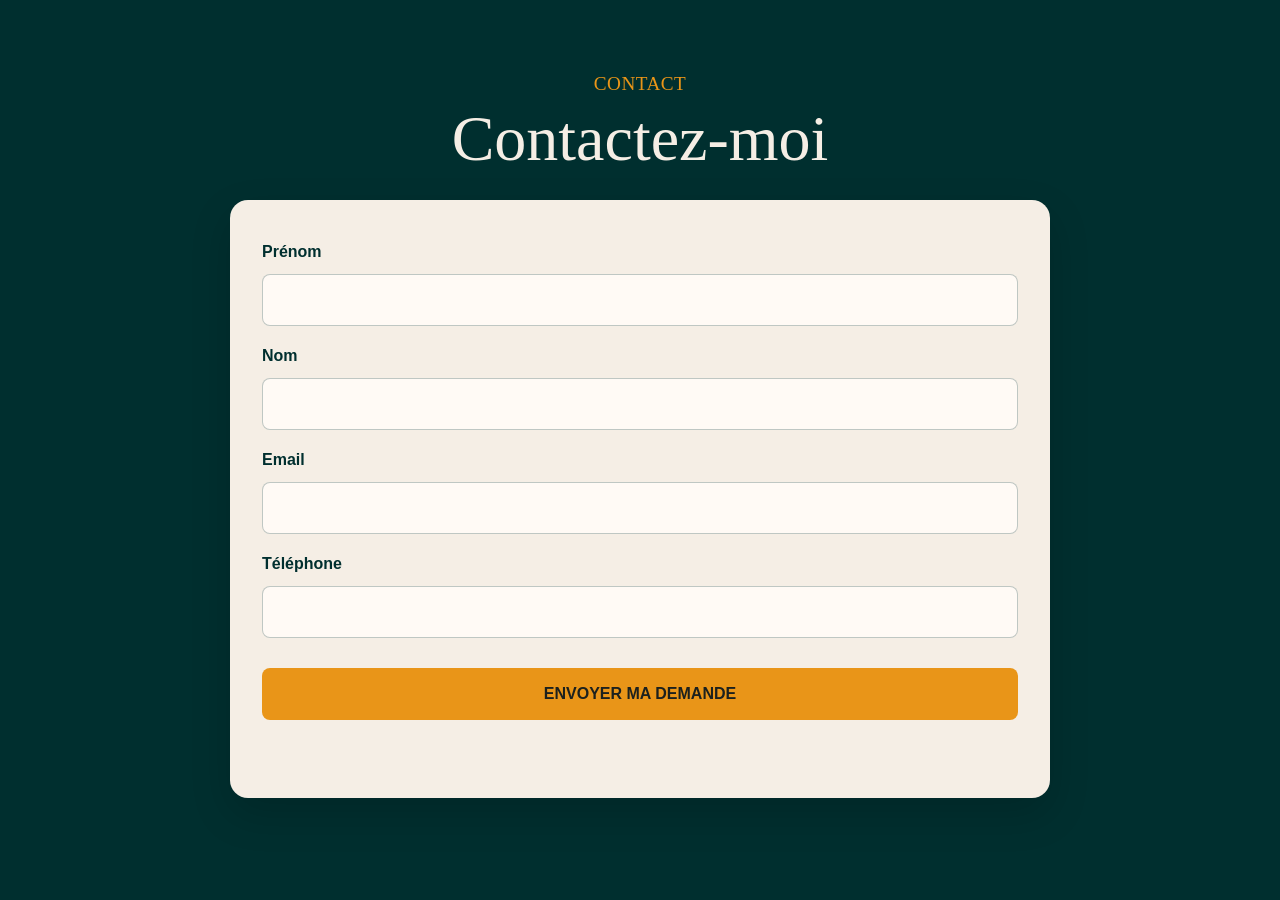
<file: contact.html>
<!DOCTYPE html>
<html lang="fr">

<head>
    <meta charset="UTF-8">
    <meta name="viewport" content="width=device-width, initial-scale=1.0">

    <title>Contact | Bérénice Leroy</title>

    <link rel="stylesheet" href="/css/style-contact.css">
</head>

<body>

    <main>
        <section class="contact-page">
            <div class="container">

                <div class="contact-page-header">
                    <p class="section-kicker">Contact</p>
                    <h1>Contactez-moi</h1>
                </div>

                <form class="contact-form" id="contact-form" action="contact.php" method="post">
                    <div class="form-group">
                        <label for="firstname">Prénom</label>
                        <input type="text" id="firstname" name="firstname" required>

                        <label for="lastname">Nom</label>
                        <input type="text" id="lastname" name="lastname" required>

                        <label for="email">Email</label>
                        <input type="email" id="email" name="email">

                        <label for="phone">Téléphone</label>
                        <input type="tel" id="phone" name="phone">

                        <div class="honeypot" aria-hidden="true">
                            <label for="website">Website</label>
                            <input type="text" id="website" name="website" tabindex="-1" autocomplete="off">
                        </div>

                        <button type="submit" class="contact-submit">
                            Envoyer ma demande
                        </button>

                        <p class="form-message" id="form-message"></p>

                    </div>
                </form>
            </div>
        </section>
    </main>

    <div class="success-popup" id="success-popup">
        <div class="success-popup-content">
            <p id="success-popup-message"></p>
            <button type="button" id="success-popup-close">OK</button>
        </div>
    </div>

    <script>
        const popup = document.getElementById("success-popup");
        const popupMessage = document.getElementById("success-popup-message");
        const popupClose = document.getElementById("success-popup-close");
        const form = document.getElementById("contact-form");
        let submissionSucceeded = false;

        form.addEventListener("submit", async (event) => {
            event.preventDefault();
            submissionSucceeded = false;

            try {
                const response = await fetch(form.action, {
                    method: "POST",
                    body: new FormData(form)
                });

                const result = await response.json();

                if (response.ok && result.success === true) {
                    submissionSucceeded = true;
                    popupMessage.textContent = "Merci, votre demande a été envoyée";
                    form.reset();
                } else {
                    popupMessage.textContent = result.message || "Une erreur est survenue lors de l'envoi. Veuillez réessayer";
                }
            } catch (error) {
                popupMessage.textContent = "Une erreur est survenue lors de l'envoi. Veuillez réessayer";
            }

            popup.classList.add("show");
        });

        popupClose.addEventListener("click", () => {
            popup.classList.remove("show");
            if (submissionSucceeded) {
                window.location.href = "index.html";
            }
        });
    </script>

</body>

</html>
</file>
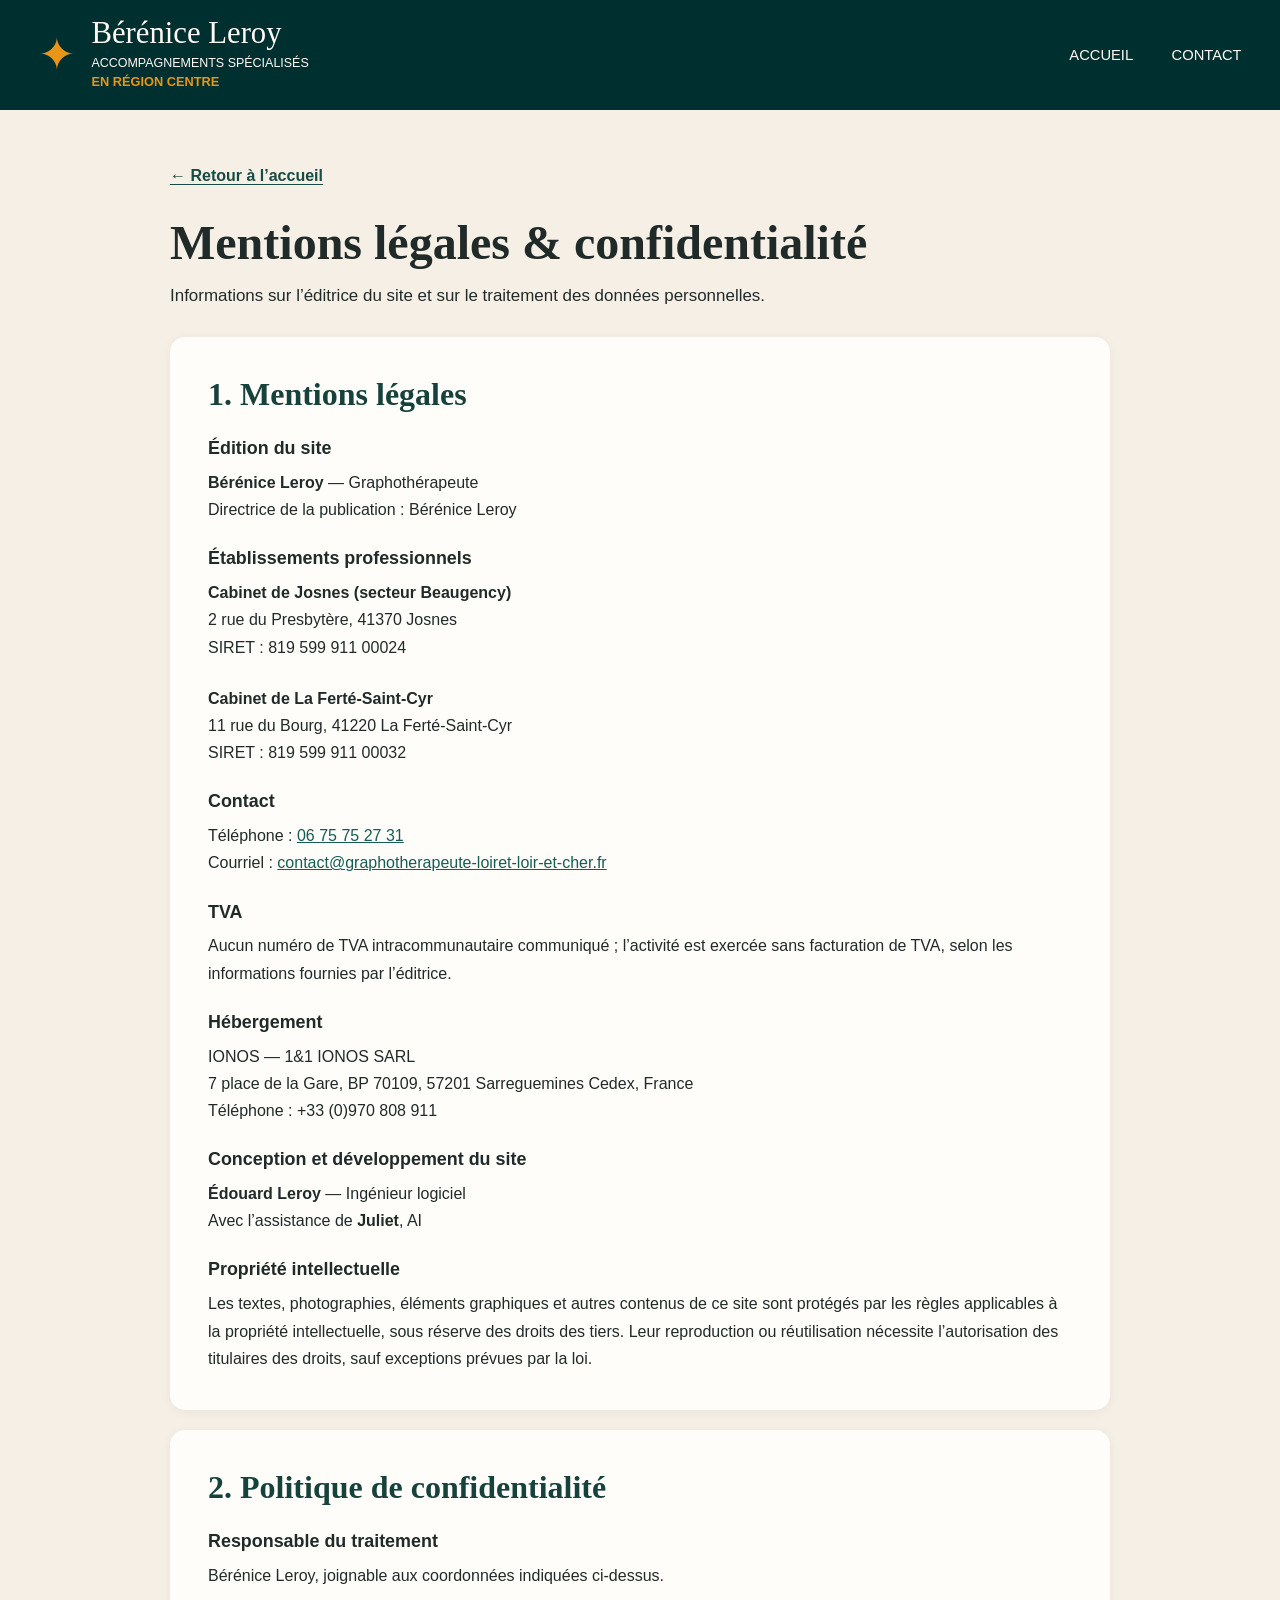
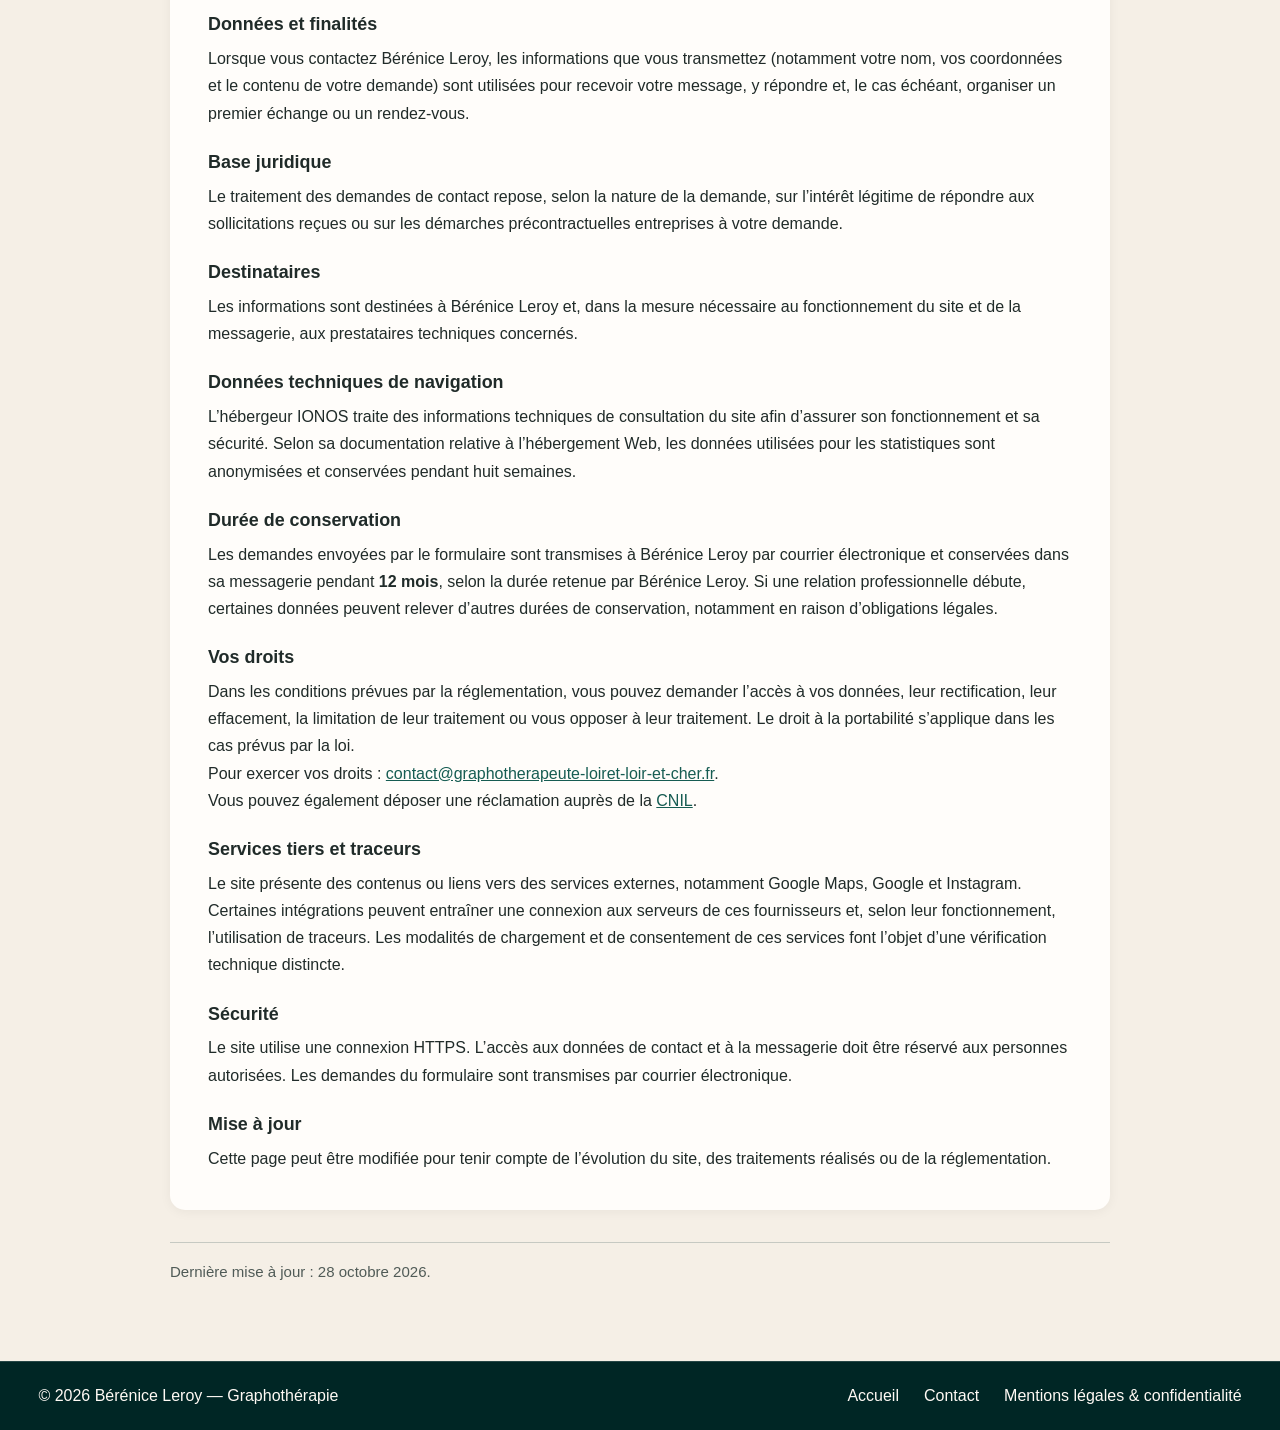
<file: mentions-legales.html>
<!DOCTYPE html>
<html lang="fr">
<head>
  <meta charset="UTF-8">
  <meta name="viewport" content="width=device-width, initial-scale=1.0">
  <meta name="robots" content="index,follow">
  <title>Mentions légales et confidentialité | Bérénice Leroy</title>
  <meta name="description" content="Mentions légales et politique de confidentialité du site de Bérénice Leroy, graphothérapeute à Josnes et La Ferté-Saint-Cyr.">
  <link rel="stylesheet" href="/css/style.css">
</head>
<body>
  <header class="site-header">
    <div class="container header-inner">
      <a href="index.html#accueil" class="brand">
        <div class="brand-icon" aria-hidden="true">✦</div>
        <div class="brand-text">
          <span class="brand-name">Bérénice Leroy</span>
          <span class="brand-subtitle">Accompagnements spécialisés</span>
          <span class="brand-region">En région Centre</span>
        </div>
      </a>
      <nav class="main-nav" aria-label="Navigation principale">
        <a href="index.html#accueil">Accueil</a>
        <a href="contact.html">Contact</a>
      </nav>
    </div>
  </header>

  <main class="legal-page">
    <div class="legal-wrap">
      <a class="legal-back" href="index.html">← Retour à l’accueil</a>
      <h1>Mentions légales &amp; confidentialité</h1>
      <p class="legal-intro">Informations sur l’éditrice du site et sur le traitement des données personnelles.</p>

      <section class="legal-card" aria-labelledby="mentions">
        <h2 id="mentions">1. Mentions légales</h2>

        <h3>Édition du site</h3>
        <p><strong>Bérénice Leroy</strong> — Graphothérapeute<br>
        Directrice de la publication : Bérénice Leroy</p>

        <h3>Établissements professionnels</h3>
        <address><strong>Cabinet de Josnes (secteur Beaugency)</strong><br>
          2 rue du Presbytère, 41370 Josnes<br>
          SIRET : 819 599 911 00024</address>
        <br>
        <address><strong>Cabinet de La Ferté-Saint-Cyr</strong><br>
          11 rue du Bourg, 41220 La Ferté-Saint-Cyr<br>
          SIRET : 819 599 911 00032</address>

        <h3>Contact</h3>
        <p>Téléphone : <a href="tel:+33675752731">06 75 75 27 31</a><br>
        Courriel : <a href="mailto:contact@graphotherapeute-loiret-loir-et-cher.fr">contact@graphotherapeute-loiret-loir-et-cher.fr</a></p>

        <h3>TVA</h3>
        <p>Aucun numéro de TVA intracommunautaire communiqué ; l’activité est exercée sans facturation de TVA, selon les informations fournies par l’éditrice.</p>

        <h3>Hébergement</h3>
        <p>IONOS — 1&amp;1 IONOS SARL<br>
        7 place de la Gare, BP 70109, 57201 Sarreguemines Cedex, France<br>
        Téléphone : +33 (0)970 808 911</p>

        <h3>Conception et développement du site</h3>
        <p><strong>Édouard Leroy</strong> — Ingénieur logiciel<br>
        Avec l’assistance de <strong>Juliet</strong>, AI</p>

        <h3>Propriété intellectuelle</h3>
        <p>Les textes, photographies, éléments graphiques et autres contenus de ce site sont protégés par les règles applicables à la propriété intellectuelle, sous réserve des droits des tiers. Leur reproduction ou réutilisation nécessite l’autorisation des titulaires des droits, sauf exceptions prévues par la loi.</p>
      </section>

      <section class="legal-card" aria-labelledby="confidentialite">
        <h2 id="confidentialite">2. Politique de confidentialité</h2>

        <h3>Responsable du traitement</h3>
        <p>Bérénice Leroy, joignable aux coordonnées indiquées ci-dessus.</p>

        <h3>Données et finalités</h3>
        <p>Lorsque vous contactez Bérénice Leroy, les informations que vous transmettez (notamment votre nom, vos coordonnées et le contenu de votre demande) sont utilisées pour recevoir votre message, y répondre et, le cas échéant, organiser un premier échange ou un rendez-vous.</p>

        <h3>Base juridique</h3>
        <p>Le traitement des demandes de contact repose, selon la nature de la demande, sur l’intérêt légitime de répondre aux sollicitations reçues ou sur les démarches précontractuelles entreprises à votre demande.</p>

        <h3>Destinataires</h3>
        <p>Les informations sont destinées à Bérénice Leroy et, dans la mesure nécessaire au fonctionnement du site et de la messagerie, aux prestataires techniques concernés.</p>

        <h3>Données techniques de navigation</h3>
        <p>L’hébergeur IONOS traite des informations techniques de consultation du site afin d’assurer son fonctionnement et sa sécurité. Selon sa documentation relative à l’hébergement Web, les données utilisées pour les statistiques sont anonymisées et conservées pendant huit semaines.</p>

        <h3>Durée de conservation</h3>
        <p>Les demandes envoyées par le formulaire sont transmises à Bérénice Leroy par courrier électronique et conservées dans sa messagerie pendant <strong>12 mois</strong>, selon la durée retenue par Bérénice Leroy. Si une relation professionnelle débute, certaines données peuvent relever d’autres durées de conservation, notamment en raison d’obligations légales.</p>

        <h3>Vos droits</h3>
        <p>Dans les conditions prévues par la réglementation, vous pouvez demander l’accès à vos données, leur rectification, leur effacement, la limitation de leur traitement ou vous opposer à leur traitement. Le droit à la portabilité s’applique dans les cas prévus par la loi.</p>
        <p>Pour exercer vos droits : <a href="mailto:contact@graphotherapeute-loiret-loir-et-cher.fr">contact@graphotherapeute-loiret-loir-et-cher.fr</a>.</p>
        <p>Vous pouvez également déposer une réclamation auprès de la <a href="https://www.cnil.fr/" target="_blank" rel="noopener noreferrer">CNIL</a>.</p>

        <h3>Services tiers et traceurs</h3>
        <p>Le site présente des contenus ou liens vers des services externes, notamment Google Maps, Google et Instagram. Certaines intégrations peuvent entraîner une connexion aux serveurs de ces fournisseurs et, selon leur fonctionnement, l’utilisation de traceurs. Les modalités de chargement et de consentement de ces services font l’objet d’une vérification technique distincte.</p>

        <h3>Sécurité</h3>
        <p>Le site utilise une connexion HTTPS. L’accès aux données de contact et à la messagerie doit être réservé aux personnes autorisées. Les demandes du formulaire sont transmises par courrier électronique.</p>

        <h3>Mise à jour</h3>
        <p>Cette page peut être modifiée pour tenir compte de l’évolution du site, des traitements réalisés ou de la réglementation.</p>
      </section>

      <p class="legal-muted legal-footer">Dernière mise à jour : 28 octobre 2026.</p>
    </div>
  </main>

  <footer class="site-footer">
    <div class="container footer-inner">
      <p>© 2026 Bérénice Leroy — Graphothérapie</p>
      <nav aria-label="Navigation secondaire">
        <a href="index.html#accueil">Accueil</a>
        <a href="contact.html">Contact</a>
        <a href="mentions-legales.html" aria-current="page">Mentions légales &amp; confidentialité</a>
      </nav>
    </div>
  </footer>
</body>
</html>
</file>
<file: css/style-contact.css>
* {
    box-sizing: border-box;
    margin: 0;
    padding: 0;
}

html {
    scroll-behavior: smooth;
}

body {
    min-height: 100vh;
    font-family: Arial, Helvetica, sans-serif;
    background: #002f2f;
    color: #fffaf5;
    line-height: 1.5;
}

.contact-page {
    min-height: 100vh;
    padding: 70px 0;
    background: #002f2f;
}

.container {
    width: min(92%, 820px);
    margin: 0 auto;
}

.contact-page-header {
    margin-bottom: 28px;
    text-align: center;
}

.section-kicker {
    margin-bottom: 6px;
    color: #e99518;
    font-family: Georgia, "Times New Roman", serif;
    font-size: 1.2rem;
    text-transform: uppercase;
    letter-spacing: 0.025em;
}

.contact-page-header h1 {
    color: #f5eee5;
    font-family: Georgia, "Times New Roman", serif;
    font-size: clamp(2.5rem, 5vw, 4rem);
    font-weight: 400;
    line-height: 1.05;
}

.contact-form {
    padding: 32px;
    border-radius: 18px;
    background: #f5eee5;
    color: #1d2624;
    box-shadow: 0 16px 40px rgba(0, 0, 0, 0.16);
}

.form-group {
    display: flex;
    flex-direction: column;
    gap: 10px;
}

.contact-form label {
    margin-top: 8px;
    color: #002f2f;
    font-weight: 700;
}

.contact-form input {
    width: 100%;
    padding: 13px 14px;
    border: 1px solid rgba(0, 47, 47, 0.25);
    border-radius: 8px;
    background: #fffaf5;
    color: #1d2624;
    font: inherit;
    outline: none;
}

.contact-form input:focus {
    border-color: #e99518;
    box-shadow: 0 0 0 3px rgba(233, 149, 24, 0.16);
}

.contact-submit {
    width: 100%;
    margin-top: 20px;
    padding: 14px 24px;
    border: 0;
    border-radius: 8px;
    background: #e99518;
    color: #1c211e;
    cursor: pointer;
    font: inherit;
    font-weight: 700;
    text-transform: uppercase;
    transition: transform 0.2s ease, filter 0.2s ease;
}

.contact-submit:hover {
    transform: translateY(-2px);
    filter: brightness(1.08);
}

.form-message {
    min-height: 1.5em;
    margin-top: 12px;
    text-align: center;
}

@media (max-width: 600px) {
    .contact-page {
        padding: 40px 0;
    }

    .contact-form {
        padding: 24px 20px;
    }
}

.success-popup {
    position: fixed;
    inset: 0;
    display: none;
    align-items: center;
    justify-content: center;
    background: rgba(0, 47, 47, 0.65);
    z-index: 1000;
}

.success-popup.show {
    display: flex;
}

.success-popup-content {
    width: min(90%, 420px);
    padding: 32px;
    background: #f5eee5;
    border-radius: 16px;
    text-align: center;
    box-shadow: 0 20px 50px rgba(0, 0, 0, 0.25);
}

.success-popup-content p {
    margin: 0 0 24px;
    color: #002f2f;
    font-size: 1.1rem;
    font-weight: 600;
}

.success-popup-content button {
    width: 100%;
    padding: 14px 20px;
    border: 0;
    border-radius: 8px;
    background: #e99518;
    color: #002f2f;
    font-weight: 700;
    cursor: pointer;
}

.honeypot {
    position: absolute;
    left: -10000px;
    width: 1px;
    height: 1px;
    overflow: hidden;
}
</file>
<file: css/style.css>
:root {
    --green-dark: #002f2f;
    --green: #073d3b;
    --green-light: #31534b;
    --orange: #e99518;
    --orange-dark: #bd5b17;
    --cream: #f5eee5;
    --cream-dark: #e9ddd0;
    --white: #fffaf5;
    --text-dark: #1d2624;

    --max-width: 1500px;
    --radius: 18px;
}

* {
    box-sizing: border-box;
    margin: 0;
    padding: 0;
}

html {
    scroll-behavior: smooth;
}

body {
    font-family: Arial, Helvetica, sans-serif;
    background: var(--green-dark);
    color: var(--white);
    line-height: 1.5;
}

img {
    display: block;
    max-width: 100%;
}

a {
    color: inherit;
    text-decoration: none;
}

.container {
    width: min(94%, var(--max-width));
    margin: 0 auto;
}


/* HEADER */

.site-header {
    background: var(--green-dark);
    padding: 18px 0;
    position: relative;
    z-index: 20;
}

.header-inner {
    display: flex;
    align-items: center;
    justify-content: space-between;
    gap: 40px;
}

.brand {
    display: flex;
    align-items: center;
    gap: 15px;
    flex-shrink: 0;
}

.brand-icon {
    color: var(--orange);
    font-size: 45px;
    line-height: 1;
}

.brand-text {
    display: flex;
    flex-direction: column;
}

.brand-name {
    font-family: Georgia, "Times New Roman", serif;
    font-size: clamp(1.6rem, 2.4vw, 2.5rem);
    line-height: 1;
}

.brand-subtitle {
    margin-top: 5px;
    font-size: 0.78rem;
    text-transform: uppercase;
}

.brand-region {
    color: var(--orange);
    font-size: 0.8rem;
    font-weight: 700;
    text-transform: uppercase;
}

.main-nav {
    display: flex;
    align-items: center;
    gap: clamp(20px, 3vw, 50px);
    text-transform: uppercase;
    font-size: 0.92rem;
}

.main-nav a {
    position: relative;
    padding: 10px 0;
    transition: color 0.2s ease;
}

.main-nav a:hover,
.main-nav a.active {
    color: var(--orange);
}

.main-nav a.active::after {
    content: "";
    position: absolute;
    height: 2px;
    left: 0;
    right: 0;
    bottom: 0;
    background: var(--orange);
}


/* HERO */

.hero {
    background: var(--green-dark);
    overflow: hidden;
}

.hero-grid {
    display: grid;
    grid-template-columns: minmax(0, 1fr) minmax(520px, 620px);
    gap: 30px;
    min-height: 500px;
    align-items: start;
}

.hero-content {
    position: relative;
    z-index: 2;
    padding: 25px 45px 35px 0;
}

.eyebrow {
    color: var(--orange);
    text-transform: uppercase;
    letter-spacing: 0.1em;
    font-size: 0.78rem;
    margin-bottom: 5px;
}

.hero h1 {
    font-family: Georgia, "Times New Roman", serif;
    font-weight: 400;
    font-size: clamp(4.5rem, 7vw, 7.4rem);
    line-height: 0.95;
    letter-spacing: -0.035em;
    color: var(--cream);
}

.hero h2 {
    font-family: Georgia, "Times New Roman", serif;
    color: var(--orange);
    font-weight: 400;
    font-size: clamp(1.6rem, 2.4vw, 2.3rem);
    line-height: 1.15;
    margin-top: 16px;
}

.accent-line {
    width: 52px;
    height: 2px;
    background: var(--orange);
    margin: 18px 0;
}

.hero-text {
    max-width: 650px;
    font-size: 1.08rem;
    line-height: 1.45;
}

.benefits {
    display: grid;
    grid-template-columns: repeat(3, 1fr);
    gap: 18px;
    margin-top: 25px;
}

.benefit-card {
    text-align: center;
}

.benefit-icon {
    width: 90px;
    height: 90px;
    border-radius: 50%;
    margin: 0 auto 10px;
    display: grid;
    place-items: center;
    background: #22635d;
    font-size: 2.8rem;
}

.benefit-card:nth-child(2) .benefit-icon {
    background: #7b7543;
}

.benefit-card:nth-child(3) .benefit-icon {
    background: var(--orange);
}

.benefit-card h3 {
    text-transform: uppercase;
    font-size: 0.92rem;
    font-weight: 400;
}

.benefit-card p {
    font-size: 0.9rem;
}

.hero-visual {
    position: relative;
    min-height: 470px;
    height: 470px;
}


/* CARROUSEL PHOTOS */

.hero-slider {
    position: absolute;
    inset: 0;
    overflow: hidden;
    border-radius: 120px 0 0 120px;
    background: #183a36;
}

.hero-slide {
    position: absolute;
    inset: 0;
    width: 100%;
    height: 100%;
    object-fit: cover;
    object-position: center;
    opacity: 0;
    transition: opacity 0.8s ease;
}

/* Cadrage adapté à chaque photo */
.hero-slide:nth-child(1) {
    object-position: center center;
}

.hero-slide:nth-child(2) {
    object-position: center center;
}

.hero-slide:nth-child(3) {
    object-position: center center;
}

.hero-slide.active {
    opacity: 1;
}

.hero-dots {
    position: absolute;
    left: 50%;
    bottom: 20px;
    transform: translateX(-50%);
    display: flex;
    gap: 10px;
    z-index: 5;
}

.hero-dot {
    width: 10px;
    height: 10px;
    border: 0;
    border-radius: 50%;
    background: rgba(255, 255, 255, 0.45);
    cursor: pointer;
    padding: 0;
}

.hero-dot.active {
    background: var(--orange);
}


/* PROGRÈS */

.progress-section {
    padding: 0 0 12px;
    background: var(--green-dark);
}

.progress-card {
    background: var(--cream);
    color: var(--text-dark);
    border-radius: var(--radius);
    padding: 15px 28px 18px;
}

.progress-card h2 {
    font-family: Georgia, "Times New Roman", serif;
    text-transform: uppercase;
    text-align: center;
    font-weight: 400;
    font-size: 1.5rem;
    margin-bottom: 12px;
}

.progress-comparison {
    display: grid;
    grid-template-columns: 1fr 70px 1fr;
    align-items: center;
    gap: 20px;
}

.writing-sample {
    position: relative;
}

.sample-label {
    position: absolute;
    z-index: 2;
    top: -10px;
    left: 50%;
    transform: translateX(-50%);
    color: white;
    text-transform: uppercase;
    padding: 4px 30px;
    border-radius: 6px;
    font-size: 0.82rem;
}

.sample-label.before {
    background: #9c351e;
}

.sample-label.after {
    background: #6b7436;
}

.sample-paper {
    min-height: 130px;
    padding: 25px 25px 15px;
    border-radius: 12px;
    background:
        repeating-linear-gradient(
            0deg,
            transparent,
            transparent 24px,
            rgba(99, 133, 176, 0.16) 25px
        ),
        #f4e8d8;
}

.sample-paper p {
    color: #3e5271;
    font-family: "Comic Sans MS", cursive;
    font-size: 1.05rem;
    line-height: 1.5;
}

.progress-arrow {
    width: 52px;
    height: 52px;
    border-radius: 50%;
    background: var(--green-dark);
    color: white;
    display: grid;
    place-items: center;
    margin: auto;
    font-size: 2rem;
}

.progress-caption {
    text-align: center;
    margin-top: 10px;
}


/* APPROCHE */

.approach-section {
    background: var(--green-dark);
    padding: 0 0 12px;
}

.approach-grid {
    display: grid;
    grid-template-columns: 1fr 1fr;
    border-radius: var(--radius);
    overflow: hidden;
    background: #073936;
}

.approach-content {
    padding: 30px 35px;
}

.section-kicker {
    font-family: Georgia, "Times New Roman", serif;
    color: var(--orange);
    text-transform: uppercase;
    font-size: 1.2rem;
    letter-spacing: 0.025em;
}

.approach-content h2 {
    font-family: Georgia, "Times New Roman", serif;
    color: var(--orange);
    text-transform: uppercase;
    font-weight: 400;
    font-size: 1.6rem;
    margin-bottom: 20px;
}

.approach-list {
    list-style: none;
    display: grid;
    gap: 15px;
}

.approach-list li {
    display: flex;
    align-items: flex-start;
    gap: 15px;
    font-size: 1.05rem;
}

.list-icon {
    color: var(--orange);
    font-size: 1.3rem;
}

.approach-visual {
    min-height: 300px;
}

.approach-image-placeholder {
    height: 100%;
    min-height: 300px;
    display: grid;
    place-items: center;
    background:
        radial-gradient(circle at 65% 45%, rgba(224, 127, 20, .75), transparent 15%),
        linear-gradient(120deg, #172d27, #81501f);
    color: rgba(255,255,255,.6);
}


/* RÉFLEXES */

.reflexes-section {
    padding: 0 0 12px;
    background: var(--green-dark);
}

.reflexes-card {
    border-radius: var(--radius);
    padding: 28px 35px;
    background:
        linear-gradient(120deg, #8f2c10, #b73e12 55%, #6e2615);
}

.reflexes-intro {
    max-width: 800px;
}

.reflexes-intro .section-kicker {
    color: var(--cream);
    margin-bottom: 5px;
}

.reflexes-benefits {
    display: grid;
    grid-template-columns: repeat(3, 1fr);
    margin-top: 25px;
}

.reflexes-benefits article {
    text-align: center;
    padding: 5px 25px;
}

.reflexes-benefits article + article {
    border-left: 1px solid rgba(255,255,255,.45);
}

.reflex-icon {
    font-size: 2.3rem;
    margin-bottom: 8px;
}

.reflexes-benefits h3 {
    font-weight: 400;
    font-size: 1rem;
}


/* RÉGION + RENDEZ-VOUS */

.region-section {
    background: var(--green-dark);
    padding-bottom: 12px;
}

.region-grid {
    display: grid;
    grid-template-columns: 1fr 1fr;
    gap: 12px;
}

.region-card {
    background: var(--cream);
    color: var(--text-dark);
    border-radius: var(--radius);
    padding: 25px 30px;
}

.region-card .section-kicker {
    text-align: center;
    color: var(--text-dark);
}

.region-card h2 {
    font-family: Georgia, "Times New Roman", serif;
    text-align: center;
    color: #9a3424;
    font-weight: 400;
}

.region-content {
    display: grid;
    grid-template-columns: 1fr 1.3fr;
    gap: 25px;
    align-items: center;
    margin-top: 20px;
}

.map-placeholder {
    height: 150px;
    border-radius: 45% 55% 45% 55%;
    background: linear-gradient(150deg, var(--green-dark) 50%, #82864d 50%);
    color: white;
    display: grid;
    place-items: center;
}

.region-details {
    display: grid;
    gap: 18px;
}

.appointment-card {
    position: relative;
    overflow: hidden;
    border-radius: var(--radius);
    padding: 30px;
    min-height: 280px;
    display: flex;
    flex-direction: column;
    align-items: center;
    justify-content: center;
    text-align: center;
    background:
        radial-gradient(circle at 10% 80%, #36574a 0 15%, transparent 16%),
        var(--green-dark);
}

.appointment-quote {
    font-family: Georgia, "Times New Roman", serif;
    font-style: italic;
    font-size: clamp(1.5rem, 2.5vw, 2.3rem);
    margin-bottom: 20px;
}

.cta-button {
    display: inline-block;
    min-width: 300px;
    background: var(--orange);
    color: #1c211e;
    padding: 13px 30px;
    border-radius: 8px;
    text-transform: uppercase;
    font-weight: 700;
    transition: transform .2s ease, filter .2s ease;
}

.cta-button:hover {
    transform: translateY(-2px);
    filter: brightness(1.08);
}

.appointment-note {
    margin-top: 10px;
    font-size: .9rem;
}


/* SECTIONS BASSES */

.about-section,
.tarifs-section,
.resources-section,
.contact-section {
    padding: 80px 0;
}

.about-section,
.resources-section {
    background: var(--cream);
    color: var(--text-dark);
}

.tarifs-section,
.contact-section {
    background: #073936;
}

.section-heading {
    max-width: 750px;
    margin-bottom: 35px;
}

.section-heading h2,
.contact-section h2 {
    font-family: Georgia, "Times New Roman", serif;
    font-size: clamp(2rem, 4vw, 3.5rem);
    font-weight: 400;
    line-height: 1.05;
}

.tarifs-grid {
    display: grid;
    grid-template-columns: repeat(2, 1fr);
    gap: 20px;
}

.tarif-card {
    padding: 30px;
    border-radius: var(--radius);
    background: var(--cream);
    color: var(--text-dark);
}

.tarif-card h3 {
    font-family: Georgia, "Times New Roman", serif;
    font-size: 1.7rem;
}

.contact-grid {
    display: grid;
    grid-template-columns: 1fr 1fr;
    gap: 60px;
}

.contact-details {
    display: flex;
    flex-direction: column;
    gap: 15px;
    justify-content: center;
}

.contact-details a {
    font-size: 1.15rem;
    color: var(--orange);
}


/* FOOTER */

.site-footer {
    background: #002625;
    border-top: 1px solid rgba(255,255,255,.15);
    padding: 22px 0;
}

.footer-inner {
    display: flex;
    justify-content: space-between;
    align-items: center;
    gap: 30px;
}

.footer-inner nav {
    display: flex;
    gap: 25px;
}


/* RESPONSIVE */

@media (max-width: 1050px) {

    .header-inner {
        flex-direction: column;
        align-items: flex-start;
    }

    .main-nav {
        width: 100%;
        overflow-x: auto;
        padding-bottom: 5px;
    }

    .hero-grid {
        grid-template-columns: 1fr;
    }

    .hero-content {
        padding-right: 0;
    }

    .hero-visual {
        min-height: 420px;
        height: 420px;
    }

    .hero-slider {
        border-radius: 60px;
    }
}

@media (max-width: 760px) {

    .container {
        width: min(92%, var(--max-width));
    }

    .site-header {
        padding: 15px 0;
    }

    .main-nav {
        gap: 22px;
        font-size: .8rem;
    }

    .hero h1 {
        font-size: clamp(3.5rem, 17vw, 5rem);
    }

    .benefits {
        grid-template-columns: 1fr;
    }

    .progress-comparison {
        grid-template-columns: 1fr;
    }

    .progress-arrow {
        transform: rotate(90deg);
    }

    .approach-grid,
    .region-grid,
    .contact-grid,
    .tarifs-grid {
        grid-template-columns: 1fr;
    }

    .reflexes-benefits {
        grid-template-columns: 1fr;
    }

    .reflexes-benefits article + article {
        border-left: 0;
        border-top: 1px solid rgba(255,255,255,.4);
        padding-top: 20px;
        margin-top: 15px;
    }

    .region-content {
        grid-template-columns: 1fr;
    }

    .cta-button {
        min-width: 0;
        width: 100%;
    }

    .footer-inner {
        flex-direction: column;
        align-items: flex-start;
    }
}

/* AVIS GOOGLE */

.reviews-section {
    padding: 52px 0;
    background: var(--cream);
    color: var(--text-dark);
}

.reviews-header {
    display: flex;
    justify-content: space-between;
    align-items: flex-end;
    gap: 30px;
    margin-bottom: 26px;
}

.reviews-header h2 {
    font-family: Georgia, "Times New Roman", serif;
    font-size: clamp(2rem, 4vw, 3.5rem);
    font-weight: 400;
    line-height: 1.05;
}

.google-rating {
    display: flex;
    align-items: center;
    gap: 12px;
    flex-wrap: wrap;
    padding: 12px 18px;
    border: 1px solid rgba(0, 47, 47, 0.14);
    border-radius: 999px;
    background: rgba(255, 250, 245, 0.72);
}

.google-rating strong {
    font-size: 1.35rem;
    color: var(--green-dark);
}

.review-stars {
    color: var(--orange);
    letter-spacing: 0.08em;
}

.reviews-grid {
    display: grid;
    grid-template-columns: repeat(3, 1fr);
    gap: 18px;
}

.review-card {
    display: flex;
    flex-direction: column;
    min-height: 250px;
    padding: 24px;
    border-radius: var(--radius);
    background: var(--white);
    color: var(--text-dark);
    border: 1px solid rgba(0, 47, 47, 0.10);
    box-shadow: 0 10px 30px rgba(0, 47, 47, 0.07);
}

.review-card p {
    margin: 13px 0 20px;
    line-height: 1.65;
}

.review-card footer {
    margin-top: auto;
    font-weight: 700;
    color: var(--green);
}

.reviews-action {
    margin-top: 24px;
    text-align: center;
}

.google-reviews-link {
    display: inline-block;
    padding: 12px 24px;
    border-radius: 8px;
    background: var(--green);
    color: var(--white);
    font-weight: 700;
    transition: transform 0.2s ease, filter 0.2s ease;
}

.google-reviews-link:hover {
    transform: translateY(-2px);
    filter: brightness(1.08);
}

@media (max-width: 900px) {
    .reviews-grid {
        grid-template-columns: 1fr;
    }

    .review-card {
        min-height: 0;
    }
}

@media (max-width: 760px) {
    .reviews-header {
        align-items: flex-start;
        flex-direction: column;
    }

    .google-rating {
        border-radius: 14px;
    }
}

/* CABINETS + TARIFS */

.cabinet-map {
    min-height: 170px;
    border-radius: 18px;
    padding: 18px;
    background:
        radial-gradient(circle at 22% 36%, rgba(233,149,24,.22) 0 5px, transparent 6px),
        radial-gradient(circle at 72% 68%, rgba(233,149,24,.22) 0 5px, transparent 6px),
        linear-gradient(145deg, #073d3b, #31534b);
    color: var(--white);
    display: flex;
    flex-direction: column;
    justify-content: center;
    gap: 12px;
}

.cabinet-map-title {
    font-family: Georgia, "Times New Roman", serif;
    font-size: 1.05rem;
}

.cabinet-map-points {
    display: grid;
    gap: 9px;
}

.map-point {
    display: flex;
    align-items: center;
    gap: 9px;
    font-weight: 700;
    transition: color .2s ease, transform .2s ease;
}

.map-point:hover {
    color: var(--orange);
    transform: translateX(3px);
}

.map-pin {
    color: var(--orange);
    font-size: 1.15rem;
}

.map-hint {
    font-size: .75rem;
    opacity: .75;
}

.region-details strong {
    color: var(--green-dark);
}

.region-details div p {
    margin-top: 3px;
    line-height: 1.35;
}

.tarif-card {
    display: flex;
    justify-content: space-between;
    align-items: center;
    gap: 25px;
}

.tarif-price {
    flex-shrink: 0;
    font-family: Georgia, "Times New Roman", serif;
    color: var(--orange-dark);
    font-size: 2.2rem;
    font-weight: 700;
}

@media (max-width: 760px) {
    .tarif-card {
        align-items: flex-start;
        flex-direction: column;
        gap: 10px;
    }
}



/* AJUSTEMENTS 25/08 — progrès, carte cabinets, harmonie couleurs */
.progress-comparison {
    grid-template-columns: repeat(2, minmax(0, 1fr));
    gap: 18px;
    align-items: stretch;
}
.writing-sample {
    min-width: 0;
    height: 180px;
    overflow: hidden;
    border-radius: 10px;
    background: #efe5d9;
}
.progress-image {
    width: 100%;
    height: 100%;
    object-fit: contain;
    object-position: center;
    cursor: zoom-in;
}
.reflexes-card {
    background: linear-gradient(120deg, #7a461d, #a65a1b 55%, #5e4328);
}
.region-content {
    grid-template-columns: minmax(260px, .95fr) minmax(0, 1.35fr);
    gap: 42px;
    align-items: center;
}
.cabinet-map {
    min-height: 190px;
    padding: 0;
    overflow: hidden;
    display: grid;
    grid-template-rows: 1fr auto;
    background: var(--cream-dark);
    border: 1px solid rgba(0, 47, 47, .12);
}
.cabinet-map iframe {
    width: 100%;
    height: 165px;
    border: 0;
    display: block;
}
.map-secondary-link {
    padding: 9px 12px;
    text-align: center;
    background: var(--green);
    color: var(--white);
    font-size: .78rem;
    font-weight: 700;
}
.map-secondary-link:hover { color: var(--orange); }
.region-details {
    padding-left: 10px;
    gap: 20px;
}
@media (max-width: 760px) {
    .progress-comparison { grid-template-columns: 1fr; }
    .writing-sample { height: auto; min-height: 150px; }
    .progress-image { height: auto; max-height: 260px; }
    .region-content { grid-template-columns: 1fr; gap: 24px; }
    .region-details { padding-left: 0; }
}

/* À PROPOS */

.about-intro {
    display: grid;
    grid-template-columns: minmax(0, .9fr) minmax(0, 1.1fr);
    gap: 70px;
    align-items: end;
    margin-bottom: 38px;
}

.about-intro h2 {
    font-family: Georgia, "Times New Roman", serif;
    font-size: clamp(2.3rem, 4vw, 4rem);
    font-weight: 400;
    line-height: 1.02;
    color: var(--green-dark);
}

.about-lead {
    font-size: 1.08rem;
    line-height: 1.7;
    padding-bottom: 5px;
}

.about-columns {
    display: grid;
    grid-template-columns: repeat(2, 1fr);
    gap: 18px;
}

.about-card {
    position: relative;
    overflow: hidden;
    min-height: 260px;
    padding: 30px 34px;
    border-radius: var(--radius);
    background: var(--white);
    border: 1px solid rgba(0, 47, 47, .10);
    box-shadow: 0 10px 28px rgba(0, 47, 47, .06);
}

.about-number {
    display: inline-block;
    margin-bottom: 14px;
    color: var(--orange-dark);
    font-family: Georgia, "Times New Roman", serif;
    font-size: 2rem;
}

.about-card h3 {
    max-width: 520px;
    margin-bottom: 14px;
    color: var(--green-dark);
    font-family: Georgia, "Times New Roman", serif;
    font-size: 1.45rem;
    font-weight: 400;
}

.about-card p {
    line-height: 1.7;
}

.about-evolution {
    display: grid;
    grid-template-columns: minmax(0, .8fr) minmax(0, 1.2fr);
    gap: 55px;
    margin-top: 18px;
    padding: 34px;
    border-radius: var(--radius);
    background: var(--green);
    color: var(--white);
}

.about-evolution-title h3 {
    margin-top: 5px;
    font-family: Georgia, "Times New Roman", serif;
    font-size: clamp(1.6rem, 2.5vw, 2.25rem);
    font-weight: 400;
    line-height: 1.1;
}

.about-evolution-text {
    display: grid;
    gap: 15px;
    line-height: 1.7;
}

.about-signature {
    display: flex;
    justify-content: space-between;
    align-items: center;
    gap: 45px;
    margin-top: 18px;
    padding: 25px 32px;
    border-left: 5px solid var(--orange);
    background: var(--cream-dark);
}

.about-signature span {
    max-width: 600px;
    color: var(--green-dark);
    font-family: Georgia, "Times New Roman", serif;
    font-size: clamp(1.45rem, 2.3vw, 2rem);
    line-height: 1.1;
}

.about-signature p {
    max-width: 520px;
    line-height: 1.6;
}

@media (max-width: 760px) {
    .about-intro,
    .about-columns,
    .about-evolution {
        grid-template-columns: 1fr;
    }

    .about-intro {
        gap: 20px;
    }

    .about-evolution {
        gap: 24px;
        padding: 26px;
    }

    .about-signature {
        flex-direction: column;
        align-items: flex-start;
        gap: 12px;
    }
}

.about-lead p + p,
.about-card p + p,
.about-text-block p + p,
.about-signature p + p {
    margin-top: 12px;
}

.about-text-block {
    margin-top: 18px;
    padding: 28px 34px;
    border-radius: var(--radius);
    background: var(--cream-dark);
    color: var(--text-dark);
    line-height: 1.7;
}

.about-signature > div {
    flex: 1;
}

.about-signature > div:last-child {
    max-width: 650px;
}



/* ZOOM DES EXEMPLES D'ÉCRITURE */

.progress-lightbox {
    position: fixed;
    inset: 0;
    z-index: 9999;
    display: none;
    align-items: center;
    justify-content: center;
    padding: 32px;
    background: rgba(0, 0, 0, 0.82);
}

.progress-lightbox.open {
    display: flex;
}

.progress-lightbox img {
    display: block;
    max-width: min(92vw, 1400px);
    max-height: 88vh;
    width: auto;
    height: auto;
    object-fit: contain;
    border-radius: 10px;
    box-shadow: 0 18px 60px rgba(0, 0, 0, 0.35);
}

.progress-lightbox-close {
    position: fixed;
    top: 18px;
    right: 24px;
    z-index: 10000;
    border: 0;
    background: transparent;
    color: #ffffff;
    font-size: 3rem;
    line-height: 1;
    cursor: pointer;
}

body.modal-open {
    overflow: hidden;
}

@media (max-width: 600px) {
    .progress-lightbox {
        padding: 18px;
    }

    .progress-lightbox img {
        max-width: 96vw;
        max-height: 84vh;
    }

    .progress-lightbox-close {
        top: 10px;
        right: 14px;
        font-size: 2.5rem;
    }
}

/* =========================================================
   ACCOMPAGNEMENT — DÉTAIL
   ========================================================= */

.accompagnement-detail-section {
    padding: 80px 0;
    background: var(--cream-dark);
    color: var(--text-dark);
}

.accompagnement-detail-intro {
    max-width: 1050px;
    margin-bottom: 34px;
}

.accompagnement-detail-intro .section-kicker {
    margin-bottom: 6px;
}

.accompagnement-detail-intro h2 {
    max-width: 900px;
    margin-bottom: 14px;
    color: var(--green-dark);
    font-family: Georgia, "Times New Roman", serif;
    font-size: clamp(2.3rem, 4vw, 4rem);
    font-weight: 400;
    line-height: 1.02;
}

.accompagnement-detail-hook {
    max-width: 760px;
    color: var(--orange-dark);
    font-family: Georgia, "Times New Roman", serif;
    font-size: clamp(1.35rem, 2.1vw, 1.9rem);
    line-height: 1.3;
}

.accompagnement-detail-grid {
    display: grid;
    grid-template-columns: repeat(2, minmax(0, 1fr));
    gap: 18px;
    align-items: start;
}

.accompagnement-detail-card {
    min-width: 0;
    padding: 30px 34px;
    border: 1px solid rgba(0, 47, 47, .10);
    border-radius: var(--radius);
    background: var(--white);
    box-shadow: 0 10px 28px rgba(0, 47, 47, .06);
}

.accompagnement-detail-card-wide {
    grid-column: 1 / -1;
}

.accompagnement-detail-card h3 {
    margin-bottom: 15px;
    color: var(--green-dark);
    font-family: Georgia, "Times New Roman", serif;
    font-size: clamp(1.4rem, 2vw, 1.9rem);
    font-weight: 400;
    line-height: 1.15;
}

.accompagnement-detail-card p,
.accompagnement-detail-card li {
    line-height: 1.7;
}

.accompagnement-detail-card p + p {
    margin-top: 12px;
}

.accompagnement-detail-card ul {
    margin-top: 12px;
    padding-left: 22px;
}

.accompagnement-detail-card li + li {
    margin-top: 7px;
}

.accompagnement-detail-card li::marker {
    color: var(--orange-dark);
}

.accompagnement-detail-emphasis {
    background: var(--cream);
}

.accompagnement-detail-dark {
    background: var(--green);
    color: var(--white);
}

.accompagnement-detail-dark h3 {
    color: var(--orange);
}

.accompagnement-detail-keywords {
    margin-top: 18px !important;
    padding-top: 18px;
    border-top: 1px solid rgba(255, 255, 255, .22);
    font-family: Georgia, "Times New Roman", serif;
    font-size: 1.2rem;
}

.accompagnement-detail-closing {
    align-self: start;
}

.accompagnement-detail-quote {
    margin-top: 22px !important;
    padding-left: 18px;
    border-left: 4px solid var(--orange);
    color: var(--green-dark);
    font-family: Georgia, "Times New Roman", serif;
    font-size: 1.35rem;
}

.accompagnement-detail-signature {
    display: grid;
    grid-template-columns: repeat(3, 1fr);
    gap: 1px;
    margin-top: 18px;
    overflow: hidden;
    border-radius: var(--radius);
    background: rgba(255, 255, 255, .25);
}

.accompagnement-detail-signature span {
    padding: 24px 18px;
    background: var(--green-dark);
    color: var(--cream);
    text-align: center;
    font-family: Georgia, "Times New Roman", serif;
    font-size: clamp(1.15rem, 1.8vw, 1.55rem);
}


/* =========================================================
   RESSOURCES VIDÉO — CARROUSEL INSTAGRAM
   ========================================================= */

.resources-video-heading {
    margin-bottom: 28px;
}

.instagram-carousel {
    position: relative;
    display: grid;
    grid-template-columns: 56px minmax(0, 720px) 56px;
    justify-content: center;
    align-items: center;
    gap: 18px;
}

.instagram-carousel-stage {
    min-width: 0;
    padding: 22px;
    border-radius: calc(var(--radius) + 4px);
    background: var(--green);
    box-shadow: 0 12px 34px rgba(0, 47, 47, .12);
}

.instagram-slide {
    display: none;
}

.instagram-slide.active {
    display: block;
}

.instagram-player {
    width: min(100%, 560px);
    margin: 0 auto;
    padding: 8px;
    overflow: hidden;
    border: 1px solid rgba(255, 255, 255, .16);
    border-radius: var(--radius);
    background: #d9cbbd;
}

.instagram-player iframe {
    display: block;
    width: 100%;
    height: 680px;
    border: 0;
    border-radius: 11px;
    background: var(--cream);
}

.instagram-video-title {
    max-width: 680px;
    margin: 16px auto 0;
    padding: 0 12px 2px;
    color: var(--cream);
    text-align: center;
    font-family: Georgia, "Times New Roman", serif;
    font-size: 1.15rem;
    line-height: 1.35;
}

.instagram-carousel-arrow {
    width: 52px;
    height: 52px;
    padding: 0;
    border: 0;
    border-radius: 50%;
    background: var(--green);
    color: var(--white);
    cursor: pointer;
    font-family: Georgia, "Times New Roman", serif;
    font-size: 2.2rem;
    line-height: 1;
    transition: transform .2s ease, background .2s ease;
}

.instagram-carousel-arrow:hover {
    transform: translateY(-2px);
    background: var(--green-light);
}

.instagram-carousel-dots {
    grid-column: 1 / -1;
    display: flex;
    justify-content: center;
    gap: 9px;
    margin-top: 2px;
}

.instagram-carousel-dot {
    width: 10px;
    height: 10px;
    padding: 0;
    border: 0;
    border-radius: 50%;
    background: rgba(0, 47, 47, .24);
    cursor: pointer;
}

.instagram-carousel-dot.active {
    background: var(--orange);
}


/* =========================================================
   RESPONSIVE — ACCOMPAGNEMENT + RESSOURCES
   ========================================================= */

@media (max-width: 760px) {
    .accompagnement-detail-section {
        padding: 55px 0;
    }

    .accompagnement-detail-grid,
    .accompagnement-detail-signature {
        grid-template-columns: 1fr;
    }

    .accompagnement-detail-card-wide {
        grid-column: auto;
    }

    .accompagnement-detail-card {
        padding: 25px;
    }

    .instagram-carousel {
        grid-template-columns: 42px minmax(0, 1fr) 42px;
        gap: 8px;
    }

    .instagram-carousel-stage {
        padding: 12px;
    }

    .instagram-carousel-arrow {
        width: 40px;
        height: 40px;
        font-size: 1.8rem;
    }

    .instagram-player {
        padding: 5px;
    }

    .instagram-player iframe {
        height: 600px;
    }

    .instagram-video-title {
        font-size: 1rem;
    }
}

@media (max-width: 520px) {
    .instagram-carousel {
        grid-template-columns: 1fr;
    }

    .instagram-carousel-arrow {
        position: absolute;
        top: 300px;
        z-index: 3;
    }

    .instagram-carousel-prev {
        left: 6px;
    }

    .instagram-carousel-next {
        right: 6px;
    }

    .instagram-player iframe {
        height: 560px;
    }
}

/* =========================================================
   AJUSTEMENTS VISUELS — séparation sections / accompagnement / ressources
   ========================================================= */

/* Séparation nette mais douce entre Avis Google et Qui suis-je */
.about-section {
    background: #dfe8e3;
    border-top: 1px solid rgba(0, 47, 47, .10);
}

/* En-tête Accompagnement : bloc visuel clair et stable */
.accompagnement-detail-intro {
    max-width: none;
    margin-bottom: 24px;
    padding: 30px 34px;
    border-radius: var(--radius);
    background: var(--green-dark);
    color: var(--white);
}

.accompagnement-detail-intro .section-kicker {
    margin-bottom: 8px;
    color: var(--orange);
}

.accompagnement-detail-intro h2 {
    max-width: 980px;
    margin: 0 0 12px;
    color: var(--cream);
    font-size: clamp(2rem, 3.4vw, 3.35rem);
    line-height: 1.05;
}

.accompagnement-detail-hook {
    max-width: 800px;
    margin: 0;
    color: var(--orange);
    font-size: clamp(1.25rem, 1.9vw, 1.7rem);
}

/* Ressources : supprimer l'effet "grand blanc" autour de la vidéo */
.resources-section {
    background: var(--green-dark);
    color: var(--white);
}

.resources-section .section-kicker {
    color: var(--orange);
}

.resources-video-heading h2 {
    color: var(--cream);
}

.instagram-carousel-stage {
    background: #31534b;
    border: 1px solid rgba(255, 255, 255, .10);
    box-shadow: none;
}

.instagram-player {
    background: #243f3b;
    border: 1px solid rgba(255, 255, 255, .12);
}

.instagram-player iframe {
    background: #243f3b;
}

.instagram-carousel-dot {
    background: rgba(255,255,255,.30);
}

.instagram-carousel-dot.active {
    background: var(--orange);
}

.instagram-video-title {
    color: var(--cream);
}

.instagram-carousel-arrow {
    background: var(--orange);
    color: var(--green-dark);
}

.instagram-carousel-arrow:hover {
    background: #f1aa3b;
}

/* Mobile */
@media (max-width: 760px) {
    .accompagnement-detail-intro {
        padding: 24px;
    }
}

/* =========================================================
   ACCOMPAGNEMENT — CORRECTION DE MISE EN PAGE
   Flux continu : aucune carte en quinconce, aucun trou vertical.
   ========================================================= */

.accompagnement-detail-grid {
    display: flex;
    flex-direction: column;
    gap: 18px;
    align-items: stretch;
}

.accompagnement-detail-card,
.accompagnement-detail-card-wide,
.accompagnement-detail-emphasis,
.accompagnement-detail-dark,
.accompagnement-detail-closing {
    width: 100%;
    max-width: none;
    margin: 0;
    align-self: stretch;
}

.accompagnement-detail-card-wide {
    grid-column: auto;
}

.accompagnement-detail-card {
    padding: 30px 34px;
}

.accompagnement-detail-card h3 {
    max-width: none;
}

.accompagnement-detail-card p {
    max-width: none;
}

/* Les listes longues restent lisibles sans créer de colonne vide à côté. */
.accompagnement-detail-card ul {
    max-width: 1000px;
}

/* La signature reste sur une ligne sur desktop. */
.accompagnement-detail-signature {
    width: 100%;
    margin-top: 18px;
}

@media (max-width: 760px) {
    .accompagnement-detail-grid {
        gap: 14px;
    }

    .accompagnement-detail-card {
        padding: 24px;
    }
}

/* =========================================================
   CORRECTIFS VISUELS FORCÉS — 27/08 16:45
   ========================================================= */

/* QUI SUIS-JE : le texte d'intro de droite est une carte */
.about-section .about-lead {
    display: block;
    padding: 28px 32px !important;
    border: 1px solid rgba(0, 47, 47, .14) !important;
    border-radius: 18px !important;
    background: #fffaf5 !important;
    box-shadow: 0 10px 28px rgba(0, 47, 47, .07) !important;
}

/* QUI SUIS-JE : le texte à droite de la signature est aussi une carte */
.about-section .about-signature p {
    display: block;
    padding: 24px 28px !important;
    border: 1px solid rgba(0, 47, 47, .14) !important;
    border-radius: 18px !important;
    background: #fffaf5 !important;
    box-shadow: 0 10px 28px rgba(0, 47, 47, .07) !important;
}

/* ACCOMPAGNEMENT : changement de fond franchement visible */
#accompagnement-detail.accompagnement-detail-section {
    background: #d9e3de !important;
    border-top: 10px solid #31534b !important;
}

/* Le header vert d'Accompagnement reste clairement détaché */
#accompagnement-detail .accompagnement-detail-intro {
    background: #002f2f !important;
    color: #fffaf5 !important;
}

#accompagnement-detail .accompagnement-detail-intro h2 {
    color: #fffaf5 !important;
}

#accompagnement-detail .accompagnement-detail-hook,
#accompagnement-detail .section-kicker {
    color: #e99518 !important;
}

@media (max-width: 760px) {
    .about-section .about-lead,
    .about-section .about-signature p {
        padding: 22px !important;
    }
}

/* =========================================================
   DERNIERS AJUSTEMENTS VISUELS
   ========================================================= */

/* Fin de QUI SUIS-JE : un seul bloc cohérent, comme le bloc au-dessus */
.about-signature {
    display: grid !important;
    grid-template-columns: 1.15fr .85fr !important;
    gap: 0 !important;
    margin-top: 18px !important;
    overflow: hidden !important;
    border-radius: var(--radius) !important;
    background: var(--green) !important;
    box-shadow: 0 10px 28px rgba(0, 47, 47, .08) !important;
}

.about-signature > span {
    display: flex !important;
    align-items: center !important;
    padding: 28px 34px !important;
    background: var(--green) !important;
    color: var(--cream) !important;
    border-left: 0 !important;
    font-family: Georgia, "Times New Roman", serif !important;
    font-size: clamp(1.55rem, 2.2vw, 2rem) !important;
    line-height: 1.12 !important;
}

.about-section .about-signature > p {
    display: flex !important;
    align-items: center !important;
    margin: 0 !important;
    padding: 28px 34px !important;
    border: 0 !important;
    border-left: 1px solid rgba(255,255,255,.18) !important;
    border-radius: 0 !important;
    background: #31534b !important;
    color: var(--cream) !important;
    box-shadow: none !important;
    line-height: 1.55 !important;
}

/* RESSOURCES VIDEO : plus compact, mieux intégré au site */
.resources-section {
    padding: 64px 0 72px !important;
    background: var(--green) !important;
}

.resources-section .container {
    max-width: 1100px !important;
}

.resources-video-heading {
    text-align: center !important;
    margin-bottom: 24px !important;
}

.resources-video-heading h2 {
    font-size: clamp(2.2rem, 4vw, 3.4rem) !important;
}

.instagram-carousel {
    grid-template-columns: 48px minmax(0, 580px) 48px !important;
    gap: 14px !important;
    align-items: center !important;
    justify-content: center !important;
}

.instagram-carousel-stage {
    padding: 14px !important;
    border-radius: 22px !important;
    background: #31534b !important;
    border: 1px solid rgba(255,255,255,.10) !important;
    box-shadow: 0 16px 34px rgba(0,0,0,.14) !important;
}

.instagram-player {
    width: min(100%, 500px) !important;
    margin: 0 auto !important;
    padding: 0 !important;
    border: 0 !important;
    border-radius: 16px !important;
    background: transparent !important;
    box-shadow: none !important;
    overflow: hidden !important;
}

.instagram-player iframe {
    display: block !important;
    width: 100% !important;
    height: 610px !important;
    border-radius: 16px !important;
}

.instagram-carousel-arrow {
    width: 46px !important;
    height: 46px !important;
    background: var(--orange) !important;
    color: var(--green-dark) !important;
    box-shadow: 0 6px 14px rgba(0,0,0,.12) !important;
}

.instagram-video-title {
    max-width: 560px !important;
    margin: 14px auto 0 !important;
    text-align: center !important;
    color: var(--cream) !important;
}

@media (max-width: 760px) {
    .about-signature {
        grid-template-columns: 1fr !important;
    }

    .about-section .about-signature > p {
        border-left: 0 !important;
        border-top: 1px solid rgba(255,255,255,.18) !important;
    }

    .instagram-carousel {
        grid-template-columns: 40px minmax(0, 1fr) 40px !important;
        gap: 8px !important;
    }

    .instagram-player iframe {
        height: 560px !important;
    }
}



/* =========================================================
   CORRECTIONS CIBLÉES — 27/08 17:05
   ========================================================= */

/* QUI SUIS-JE — deux colonnes visuellement équilibrées */
.about-intro {
    align-items: stretch !important;
}
.about-intro > div,
.about-section .about-lead {
    min-height: 210px !important;
}
.about-intro > div {
    display: flex !important;
    flex-direction: column !important;
    justify-content: center !important;
}
.about-section .about-lead {
    display: flex !important;
    align-items: center !important;
    margin: 0 !important;
    box-sizing: border-box !important;
}

/* QUI SUIS-JE — bandeau final : aucun encadré parasite à droite */
.about-signature {
    grid-template-columns: 1fr 1fr !important;
    background: var(--green) !important;
    border-left: 5px solid var(--orange) !important;
}
.about-signature > span,
.about-section .about-signature > p {
    background: transparent !important;
    color: var(--cream) !important;
}
.about-section .about-signature > p {
    border: 0 !important;
    box-shadow: none !important;
}

/* RESSOURCES VIDÉO — section claire, compacte, sans grand aplat vert */
.resources-section {
    padding: 46px 0 52px !important;
    background: var(--cream) !important;
    color: var(--text-dark) !important;
}
.resources-section .container {
    width: min(94%, var(--max-width)) !important;
    max-width: 1180px !important;
}
.resources-video-heading {
    max-width: none !important;
    margin: 0 0 20px !important;
    text-align: left !important;
}
.resources-video-heading h2 {
    color: var(--green-dark) !important;
    font-size: clamp(2rem, 3.3vw, 3rem) !important;
}
.instagram-carousel {
    grid-template-columns: 44px minmax(0, 470px) 44px !important;
    gap: 14px !important;
}
.instagram-carousel-stage {
    padding: 10px !important;
    background: var(--white) !important;
    border: 1px solid rgba(0,47,47,.12) !important;
    border-radius: 18px !important;
    box-shadow: 0 10px 28px rgba(0,47,47,.08) !important;
}
.instagram-player {
    width: 100% !important;
    border-radius: 12px !important;
}
.instagram-player iframe {
    height: 500px !important;
    border-radius: 12px !important;
    background: var(--white) !important;
}
.instagram-video-title {
    color: var(--green-dark) !important;
}
.instagram-carousel-dot {
    background: rgba(0,47,47,.25) !important;
}
.instagram-carousel-dot.active {
    background: var(--orange) !important;
}

@media (max-width: 760px) {
    .about-intro > div,
    .about-section .about-lead {
        min-height: 0 !important;
    }
    .about-signature {
        grid-template-columns: 1fr !important;
    }
    .instagram-carousel {
        grid-template-columns: 38px minmax(0,1fr) 38px !important;
    }
    .instagram-player iframe {
        height: 520px !important;
    }
}
/* RESPONSIVE FINAL — téléphone uniquement */
@media (max-width: 520px) {
 html,body{max-width:100%;overflow-x:hidden}
 .container{width:min(92%,var(--max-width))}
 .header-inner{gap:16px}.brand{max-width:100%}.brand-name{font-size:1.55rem}
 .main-nav{width:100%;max-width:100%;gap:18px;overflow-x:auto;-webkit-overflow-scrolling:touch}
 .hero-grid{display:block;min-height:0}.hero-content{padding:22px 0 28px}
 .hero h1{font-size:clamp(2.65rem,13vw,3.65rem);line-height:1;overflow-wrap:anywhere}
 .hero h2{font-size:clamp(1.35rem,6vw,1.75rem)}.hero-text{font-size:1rem}
 .benefits{grid-template-columns:1fr;gap:18px}
 .hero-visual{width:100%;min-height:280px;height:280px;margin-bottom:18px}.hero-slider{border-radius:28px}
 .progress-card,.approach-grid,.reflexes-card,.region-card,.appointment-card{max-width:100%;min-width:0}
 .approach-content,.reflexes-card,.region-card,.appointment-card{padding-left:20px;padding-right:20px}
 .resources-section{overflow:hidden}
 .resources-video-heading h2{font-size:clamp(2rem,11vw,2.7rem)!important}
 .instagram-carousel{display:grid!important;grid-template-columns:1fr!important;gap:12px!important;width:100%!important;max-width:100%!important}
 .instagram-carousel-stage{grid-column:1!important;grid-row:1!important;width:100%!important;min-width:0!important;max-width:100%!important;padding:8px!important;border-radius:18px!important}
 .instagram-player{width:100%!important;max-width:100%!important;min-width:0!important;overflow:hidden!important;border-radius:12px!important}
 .instagram-player iframe{display:block!important;width:100%!important;max-width:100%!important;min-width:0!important;height:520px!important;border:0!important}
 .instagram-carousel-arrow{position:absolute!important;top:260px!important;z-index:5!important;width:38px!important;height:38px!important;margin:0!important}
 .instagram-carousel-prev{left:12px!important}.instagram-carousel-next{right:12px!important}
 .instagram-carousel-dots{grid-column:1!important;grid-row:2!important;margin-top:2px!important}
 .instagram-video-title{padding-left:10px!important;padding-right:10px!important;overflow-wrap:anywhere}
}


/* =========================================================
   CORRECTIF MENU MOBILE — 28/08
   Téléphone uniquement : tous les liens restent visibles,
   sans défilement horizontal. Aucun impact tablette/desktop.
   ========================================================= */
@media (max-width: 520px) {
    .main-nav {
        display: grid !important;
        grid-template-columns: repeat(2, minmax(0, 1fr)) !important;
        width: 100% !important;
        max-width: 100% !important;
        gap: 6px 18px !important;
        overflow: visible !important;
        padding-bottom: 0 !important;
    }

    .main-nav a {
        min-width: 0 !important;
        padding: 8px 0 !important;
        white-space: normal !important;
        overflow-wrap: normal !important;
        word-break: normal !important;
        line-height: 1.2 !important;
    }
}


/* === MOBILE HAMBURGER (ChatGPT) === */
.mobile-menu-toggle {
  display: none;
}

@media (max-width: 520px) {
  .header-inner {
    position: relative;
    flex-wrap: wrap;
  }

  .mobile-menu-toggle {
    display: inline-flex;
    align-items: center;
    justify-content: center;
    flex: 0 0 auto;
    width: 44px;
    height: 44px;
    margin-left: auto;
    padding: 0;
    border: 1px solid rgba(0, 0, 0, 0.12);
    border-radius: 12px;
    background: #fff;
    color: inherit;
    font: inherit;
    font-size: 1.7rem;
    line-height: 1;
    cursor: pointer;
  }

  .main-nav {
    display: none !important;
    flex: 0 0 100% !important;
    width: 100% !important;
    max-width: 100% !important;
    margin: 8px 0 0 !important;
    padding: 10px 0 4px !important;
    overflow: visible !important;
    white-space: normal !important;
  }

  .main-nav.is-open {
    display: flex !important;
    flex-direction: column !important;
    align-items: stretch !important;
    gap: 0 !important;
  }

  .main-nav.is-open a {
    display: block !important;
    width: 100% !important;
    margin: 0 !important;
    padding: 12px 4px !important;
    white-space: normal !important;
  }
}
/* === END MOBILE HAMBURGER === */

/* =========================================================
   IPAD UNIQUEMENT — correctif ciblé
   Base : fichiers versionnés 20260828-160128 / 160131
   Aucun changement iPhone / MacBook / avis / qui-suis-je / ressources
   ========================================================= */
@media (min-width: 761px) and (max-width: 1050px) {
    .progress-section { padding-top: 28px; }

    .progress-comparison {
        grid-template-columns: repeat(2, minmax(0, 1fr));
        gap: 18px;
    }
    .writing-sample { min-width: 0; height: 180px; }
    .progress-image { width: 100%; height: 100%; object-fit: contain; }

    .region-grid {
        grid-template-columns: minmax(0, 1.15fr) minmax(280px, .85fr);
        gap: 18px;
        align-items: stretch;
    }
    .region-card, .appointment-card { min-width: 0; }

    .region-content {
        grid-template-columns: 1fr;
        gap: 18px;
        align-items: start;
    }
    .region-details {
        grid-template-columns: repeat(2, minmax(0, 1fr));
        gap: 16px;
        padding-left: 0;
    }
    .region-details > p { grid-column: 1 / -1; }
    .cabinet-map, .cabinet-map iframe { width: 100%; }

    .tarifs-grid {
        grid-template-columns: repeat(2, minmax(0, 1fr));
    }
    .tarif-card {
        min-width: 0;
        flex-direction: column;
        align-items: flex-start;
        gap: 10px;
    }
}
/* === FIN IPAD UNIQUEMENT === */



/* =========================================================
   MENTIONS LÉGALES ET CONFIDENTIALITÉ — page dédiée
   ========================================================= */
/* Styles limités à cette page pour ne pas modifier le site existant. */
.legal-page { background: #f5efe6; color: #202b29; min-height: 75vh; padding: 54px 20px 78px; }
.legal-wrap { max-width: 940px; margin: 0 auto; }
.legal-back { display: inline-block; margin-bottom: 26px; color: #164c44; font-weight: 700; text-decoration: underline; text-underline-offset: 3px; }
.legal-page h1, .legal-page h2 { font-family: Georgia, 'Times New Roman', serif; line-height: 1.2; }
.legal-page h1 { font-size: clamp(2rem, 4vw, 3rem); margin: 0 0 12px; }
.legal-page .legal-intro { font-size: 1.06rem; margin: 0 0 28px; }
.legal-card { background: #fffdfa; border-radius: 15px; padding: clamp(20px, 4vw, 38px); margin: 20px 0; box-shadow: 0 2px 12px rgba(0,0,0,.05); }
.legal-card h2 { font-size: clamp(1.5rem, 3vw, 2rem); color: #17423b; margin: 0 0 20px; }
.legal-card h3 { font-size: 1.12rem; margin: 22px 0 7px; }
.legal-card p, .legal-card li { line-height: 1.7; }
.legal-card ul { padding-left: 23px; }
.legal-card a { color: #165c52; text-decoration: underline; overflow-wrap: anywhere; }
.legal-card address { font-style: normal; line-height: 1.7; }
.legal-muted { color: #505b57; font-size: .94rem; }
.legal-page .legal-footer { border-top: 1px solid #c6c9c2; padding-top: 18px; margin-top: 32px; }
@media (max-width: 600px) { .legal-page { padding-top: 30px; } }
</file>
